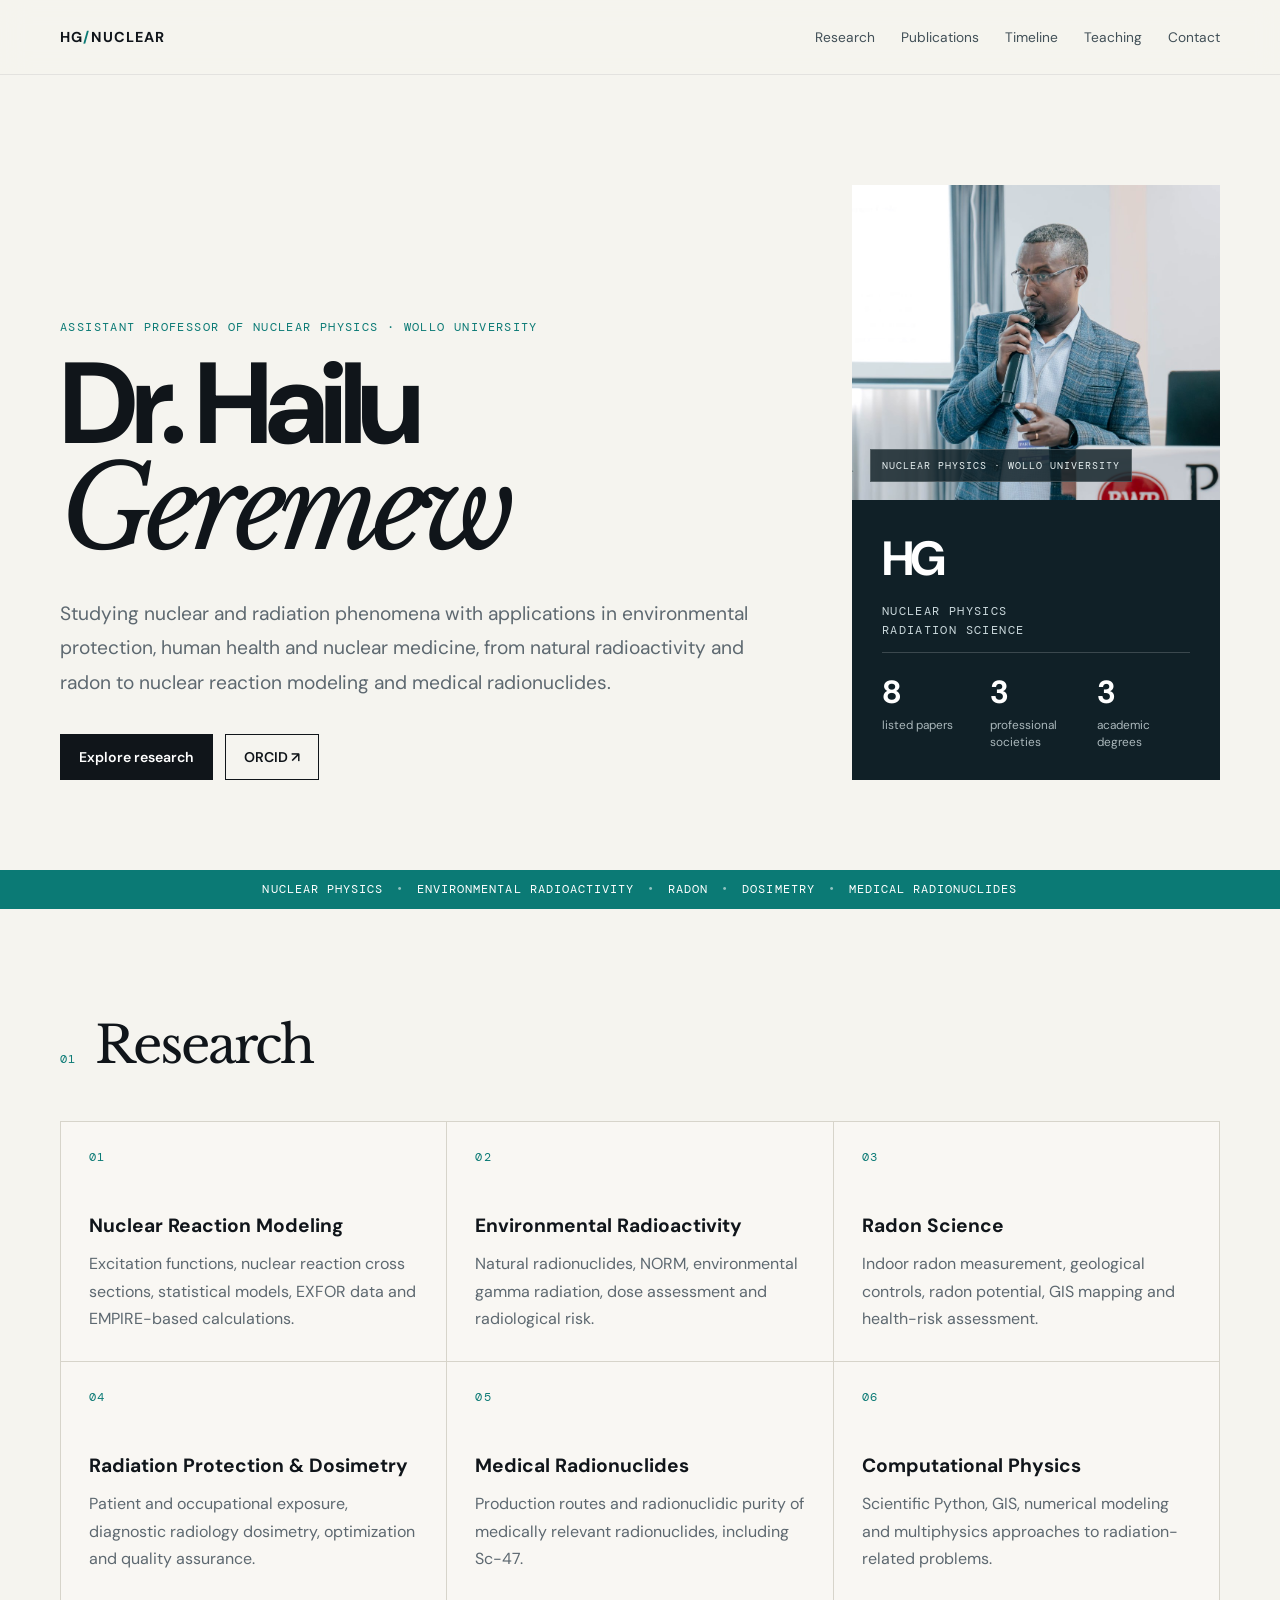
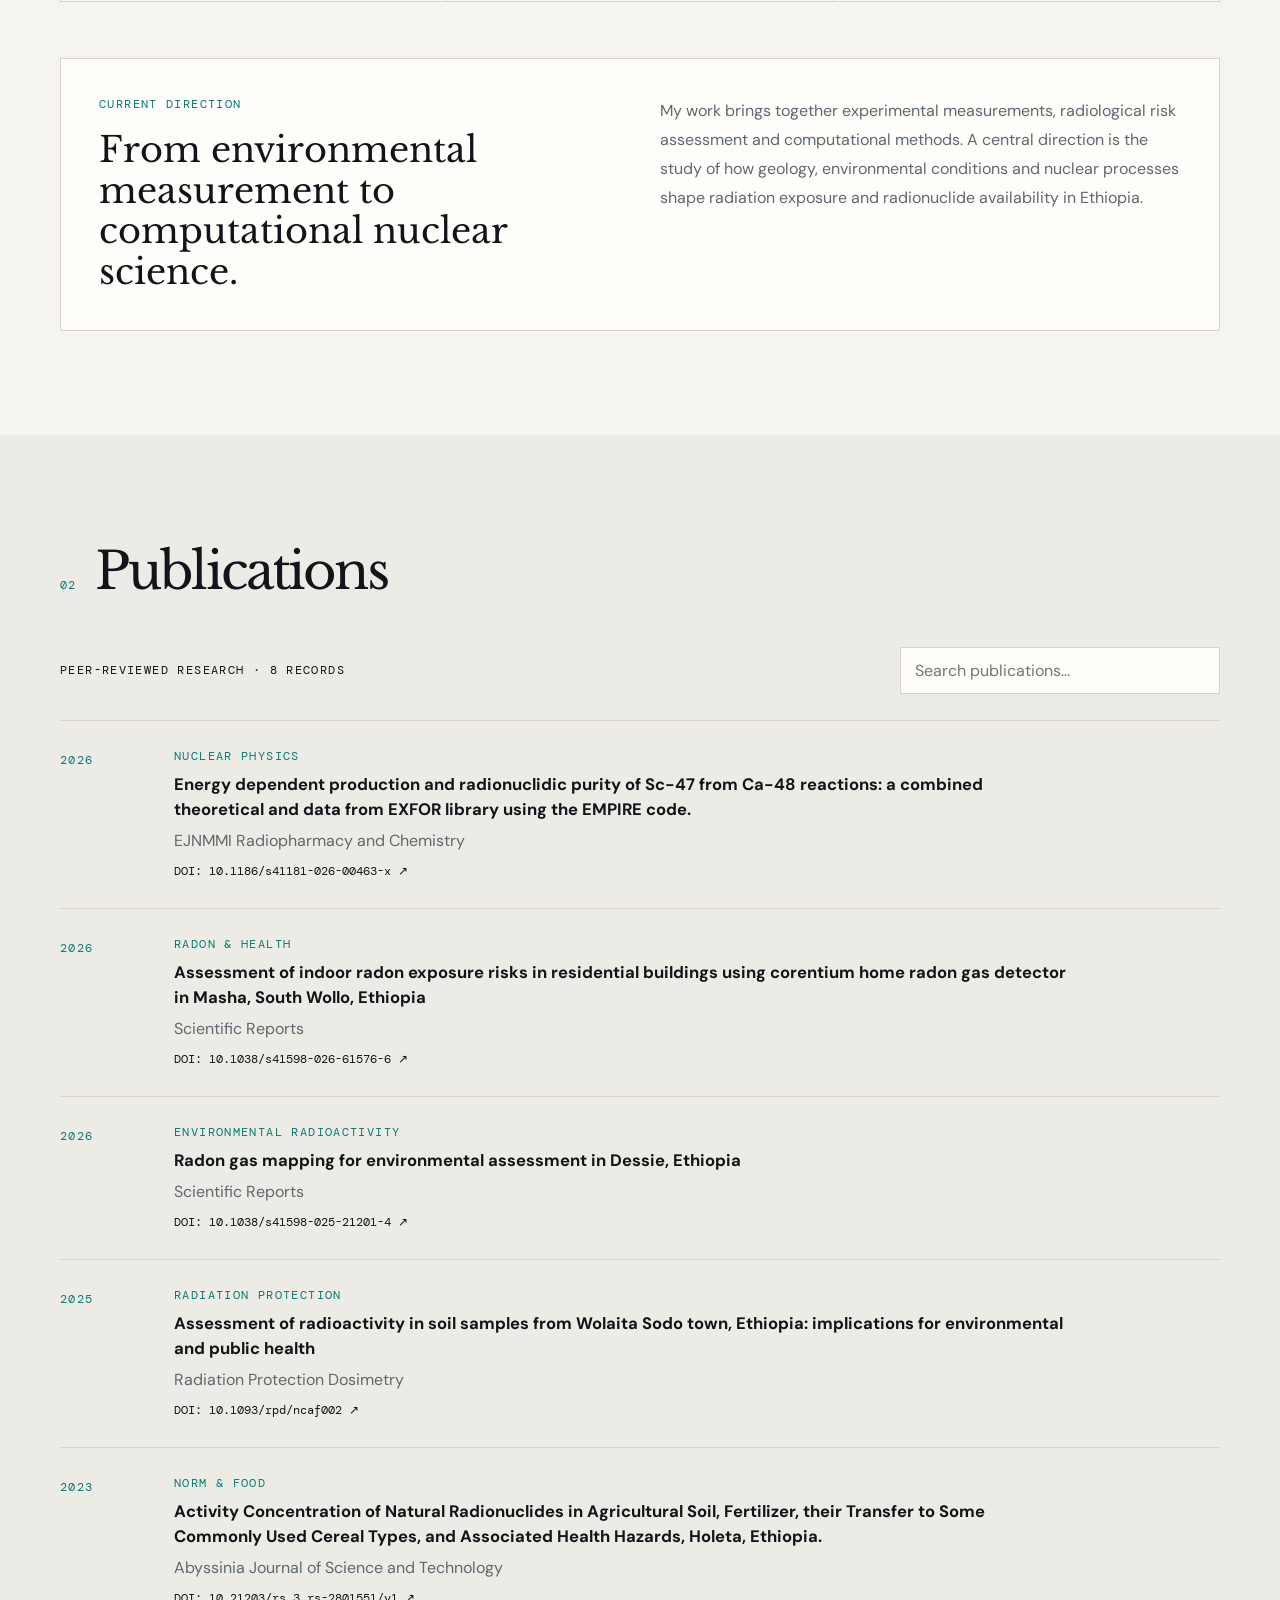
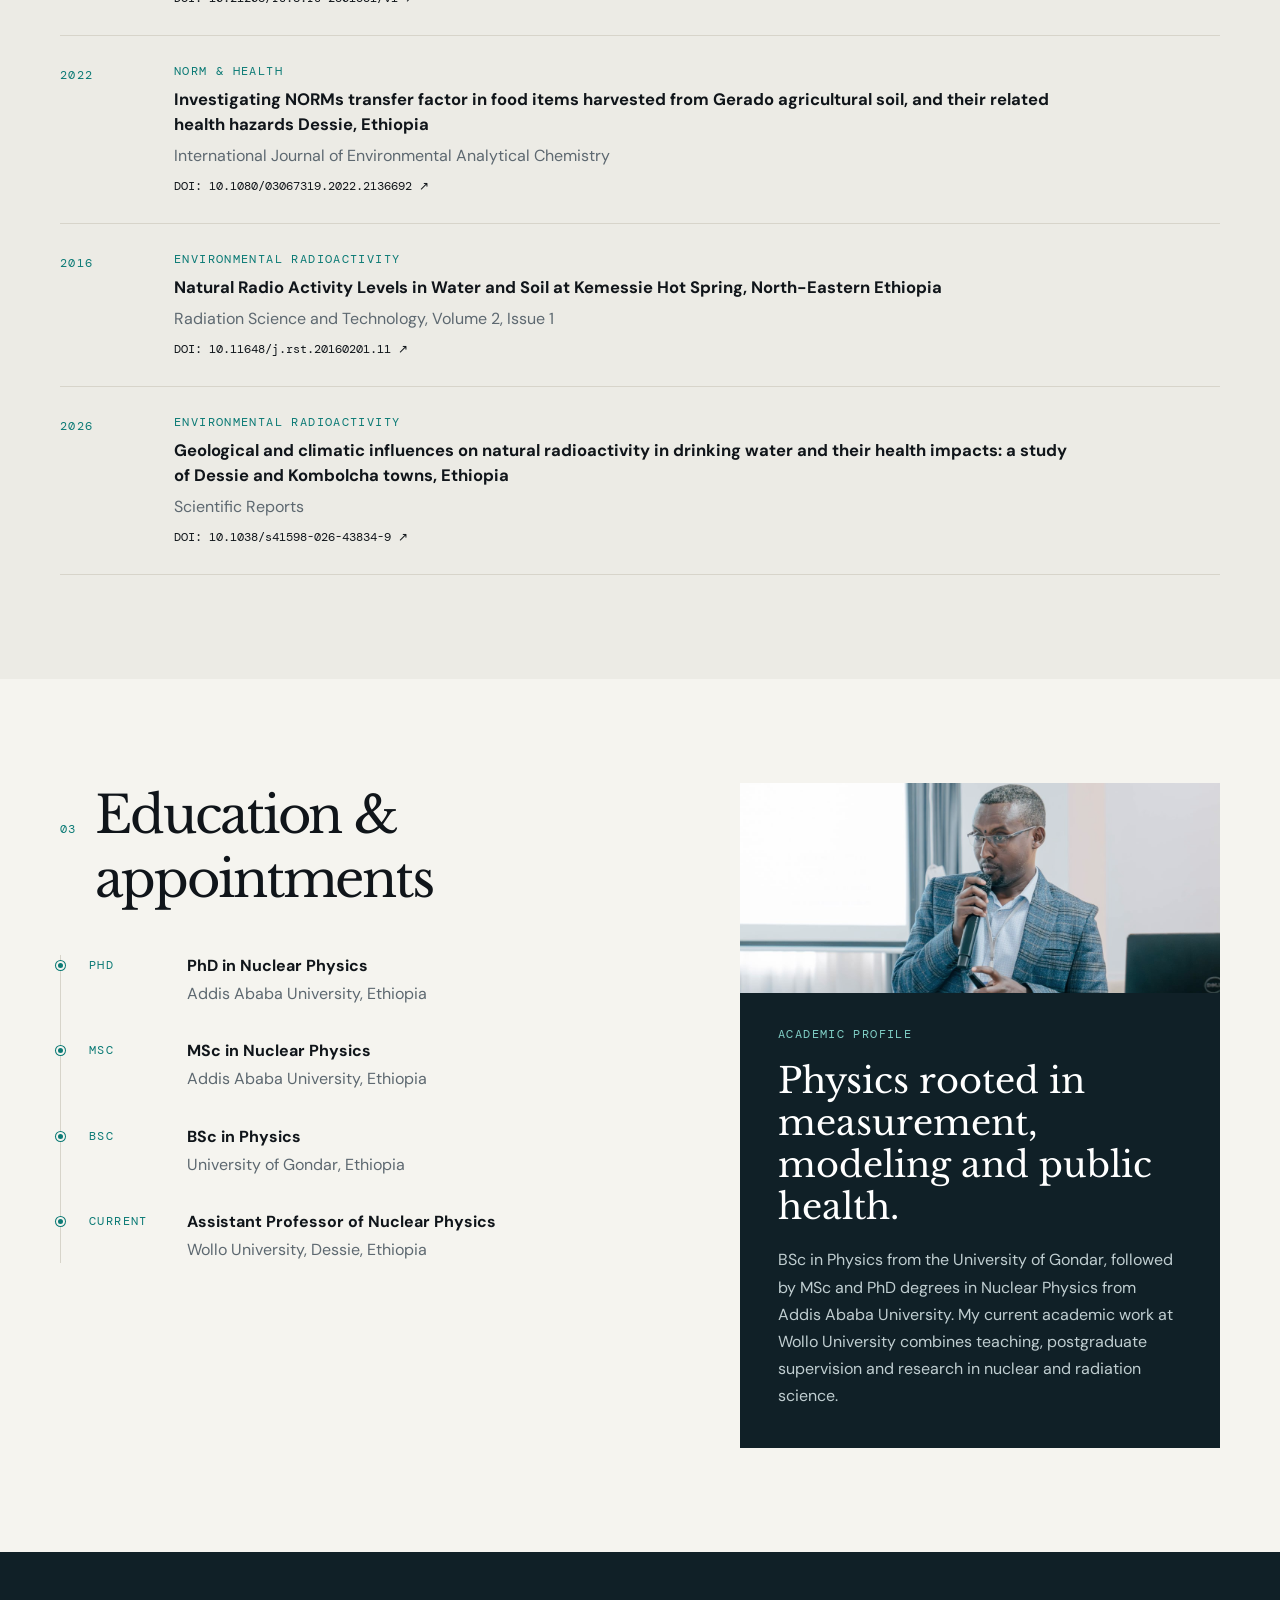
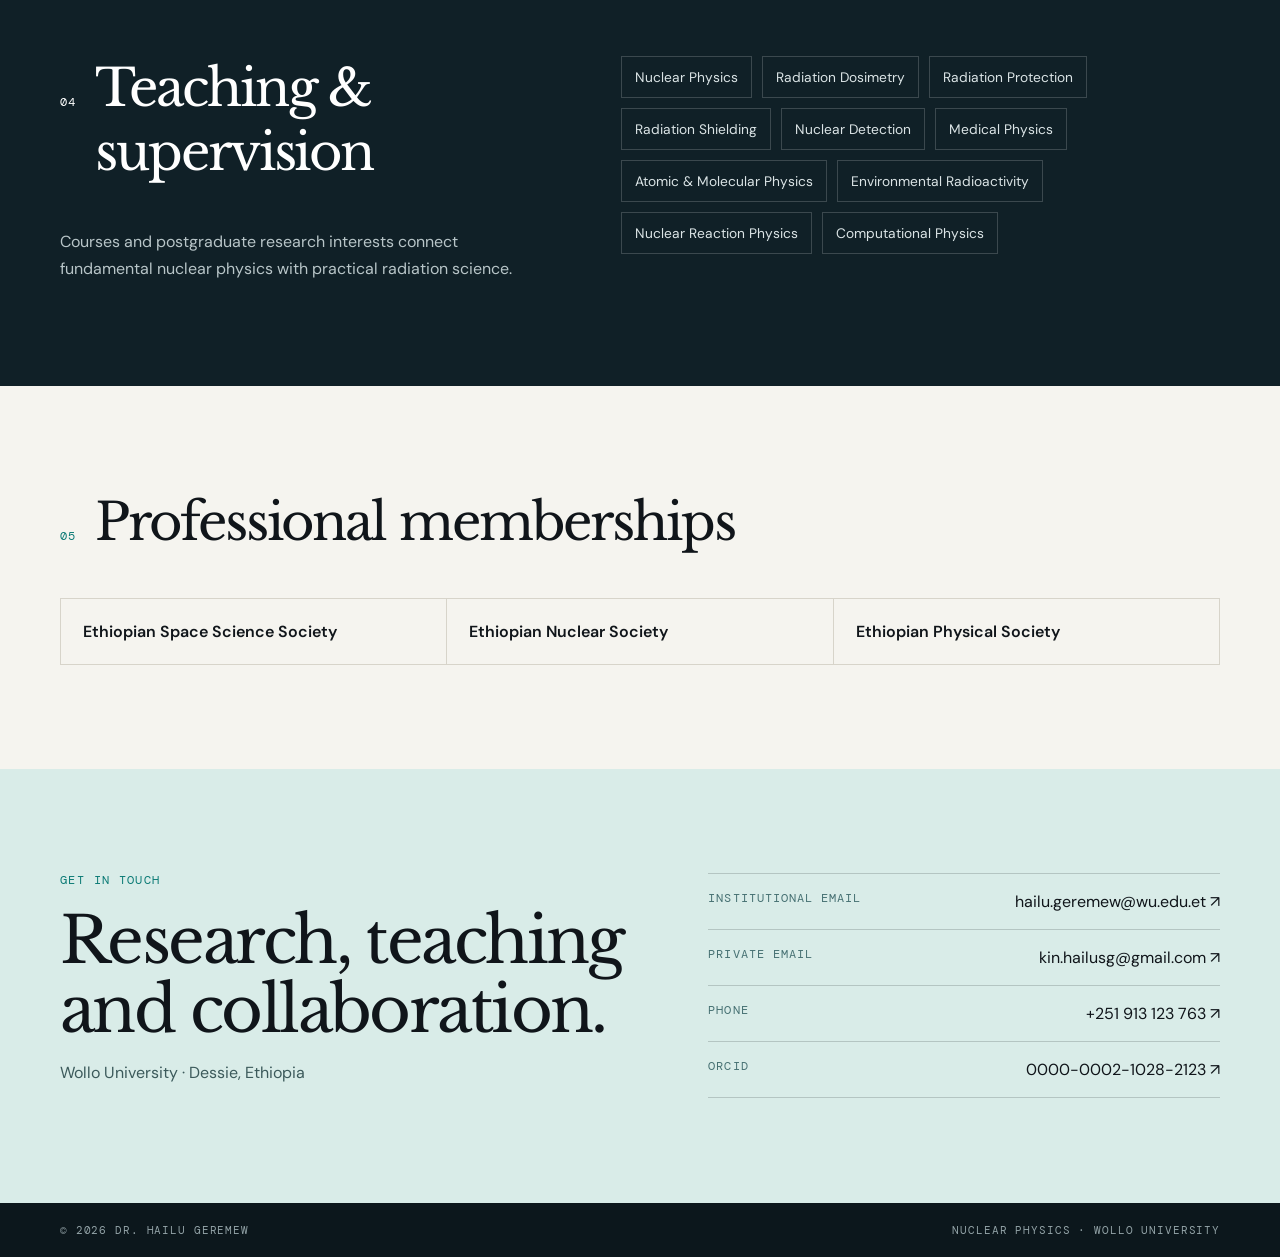
<file: index.html>
<!DOCTYPE html><html lang="en"><head><meta charSet="utf-8"/><meta name="viewport" content="width=device-width, initial-scale=1"/><link rel="preload" as="image" href="/hailu-geremew.jpg"/><link rel="stylesheet" href="/_next/static/css/4c5ac6c0e22b7a6c.css" data-precedence="next"/><link rel="preload" as="script" fetchPriority="low" href="/_next/static/chunks/webpack-c8441f2d519541e3.js"/><script src="/_next/static/chunks/fd9d1056-3eee857bde8f3b06.js" async=""></script><script src="/_next/static/chunks/117-e1ae45c330e4c800.js" async=""></script><script src="/_next/static/chunks/main-app-72e5d0e73fcd30fe.js" async=""></script><script src="/_next/static/chunks/app/page-b99ead20df25a61c.js" async=""></script><title>Dr. Hailu Geremew | Nuclear Physics &amp; Radiation Science</title><meta name="description" content="Academic portfolio of Dr. Hailu Geremew, Assistant Professor of Nuclear Physics at Wollo University, Ethiopia."/><meta property="og:title" content="Dr. Hailu Geremew | Nuclear Physics &amp; Radiation Science"/><meta property="og:description" content="Research in nuclear physics, environmental radioactivity, radon science, radiation protection and medical radionuclides."/><meta property="og:type" content="website"/><meta name="twitter:card" content="summary"/><meta name="twitter:title" content="Dr. Hailu Geremew | Nuclear Physics &amp; Radiation Science"/><meta name="twitter:description" content="Research in nuclear physics, environmental radioactivity, radon science, radiation protection and medical radionuclides."/><script src="/_next/static/chunks/polyfills-42372ed130431b0a.js" noModule=""></script></head><body><main><header class="site-header"><div class="container nav-wrap"><a class="brand" href="#top">HG<span>/</span>NUCLEAR</a><nav><a href="#research">Research</a><a href="#publications">Publications</a><a href="#timeline">Timeline</a><a href="#teaching">Teaching</a><a href="#contact">Contact</a></nav></div></header><section id="top" class="hero section-pad"><div class="container hero-grid"><div><div class="eyebrow">Assistant Professor of Nuclear Physics · Wollo University</div><h1>Dr. Hailu<br/><em>Geremew</em></h1><p class="hero-copy">Studying nuclear and radiation phenomena with applications in environmental protection, human health and nuclear medicine, from natural radioactivity and radon to nuclear reaction modeling and medical radionuclides.</p><div class="hero-actions"><a class="btn btn-primary" href="#research">Explore research</a><a class="btn btn-ghost" href="https://orcid.org/0000-0002-1028-2123" target="_blank" rel="noreferrer">ORCID ↗</a></div></div><aside class="hero-panel hero-photo-panel"><div class="hero-photo-wrap"><img src="/hailu-geremew.jpg" alt="Dr. Hailu Geremew speaking at an academic event" class="hero-photo"/><div class="photo-badge">NUCLEAR PHYSICS · WOLLO UNIVERSITY</div></div><div class="hero-panel-copy"><div class="monogram">HG</div><p>NUCLEAR PHYSICS<br/>RADIATION SCIENCE</p><div class="rule"></div><div class="stats"><div><strong>8</strong><span>listed papers</span></div><div><strong>3</strong><span>professional societies</span></div><div><strong>3</strong><span>academic degrees</span></div></div></div></aside></div></section><section class="ticker"><div class="container ticker-inner">NUCLEAR PHYSICS <span>•</span> ENVIRONMENTAL RADIOACTIVITY <span>•</span> RADON <span>•</span> DOSIMETRY <span>•</span> MEDICAL RADIONUCLIDES</div></section><section id="research" class="section-pad"><div class="container"><div class="section-heading"><span>01</span><h2>Research</h2></div><div class="focus-grid"><article class="focus-card"><div class="card-no">01</div><h3>Nuclear Reaction Modeling</h3><p>Excitation functions, nuclear reaction cross sections, statistical models, EXFOR data and EMPIRE-based calculations.</p></article><article class="focus-card"><div class="card-no">02</div><h3>Environmental Radioactivity</h3><p>Natural radionuclides, NORM, environmental gamma radiation, dose assessment and radiological risk.</p></article><article class="focus-card"><div class="card-no">03</div><h3>Radon Science</h3><p>Indoor radon measurement, geological controls, radon potential, GIS mapping and health-risk assessment.</p></article><article class="focus-card"><div class="card-no">04</div><h3>Radiation Protection &amp; Dosimetry</h3><p>Patient and occupational exposure, diagnostic radiology dosimetry, optimization and quality assurance.</p></article><article class="focus-card"><div class="card-no">05</div><h3>Medical Radionuclides</h3><p>Production routes and radionuclidic purity of medically relevant radionuclides, including Sc-47.</p></article><article class="focus-card"><div class="card-no">06</div><h3>Computational Physics</h3><p>Scientific Python, GIS, numerical modeling and multiphysics approaches to radiation-related problems.</p></article></div><div class="research-statement"><div><div class="eyebrow">Current direction</div><h3>From environmental measurement to computational nuclear science.</h3></div><p>My work brings together experimental measurements, radiological risk assessment and computational methods. A central direction is the study of how geology, environmental conditions and nuclear processes shape radiation exposure and radionuclide availability in Ethiopia.</p></div></div></section><section id="publications" class="section-pad section-muted"><div class="container"><div class="section-heading"><span>02</span><h2>Publications</h2></div><div class="publication-toolbar"><div class="publication-count">Peer-reviewed research · <!-- -->8<!-- --> records</div><input aria-label="Search publications" placeholder="Search publications..." value=""/></div><div class="publication-list"><article class="publication"><div class="pub-year">2026</div><div><div class="tag">Nuclear Physics</div><h3>Energy dependent production and radionuclidic purity of Sc-47 from Ca-48 reactions: a combined theoretical and data from EXFOR library using the EMPIRE code.</h3><p>EJNMMI Radiopharmacy and Chemistry</p><a href="https://doi.org/10.1186/s41181-026-00463-x" target="_blank" rel="noreferrer">DOI: <!-- -->10.1186/s41181-026-00463-x<!-- --> ↗</a></div></article><article class="publication"><div class="pub-year">2026</div><div><div class="tag">Radon &amp; Health</div><h3>Assessment of indoor radon exposure risks in residential buildings using corentium home radon gas detector in Masha, South Wollo, Ethiopia</h3><p>Scientific Reports</p><a href="https://doi.org/10.1038/s41598-026-61576-6" target="_blank" rel="noreferrer">DOI: <!-- -->10.1038/s41598-026-61576-6<!-- --> ↗</a></div></article><article class="publication"><div class="pub-year">2026</div><div><div class="tag">Environmental Radioactivity</div><h3>Radon gas mapping for environmental assessment in Dessie, Ethiopia</h3><p>Scientific Reports</p><a href="https://doi.org/10.1038/s41598-025-21201-4" target="_blank" rel="noreferrer">DOI: <!-- -->10.1038/s41598-025-21201-4<!-- --> ↗</a></div></article><article class="publication"><div class="pub-year">2025</div><div><div class="tag">Radiation Protection</div><h3>Assessment of radioactivity in soil samples from Wolaita Sodo town, Ethiopia: implications for environmental and public health</h3><p>Radiation Protection Dosimetry</p><a href="https://doi.org/10.1093/rpd/ncaf002" target="_blank" rel="noreferrer">DOI: <!-- -->10.1093/rpd/ncaf002<!-- --> ↗</a></div></article><article class="publication"><div class="pub-year">2023</div><div><div class="tag">NORM &amp; Food</div><h3>Activity Concentration of Natural Radionuclides in Agricultural Soil, Fertilizer, their Transfer to Some Commonly Used Cereal Types, and Associated Health Hazards, Holeta, Ethiopia.</h3><p>Abyssinia Journal of Science and Technology</p><a href="https://doi.org/10.21203/rs.3.rs-2801551/v1" target="_blank" rel="noreferrer">DOI: <!-- -->10.21203/rs.3.rs-2801551/v1<!-- --> ↗</a></div></article><article class="publication"><div class="pub-year">2022</div><div><div class="tag">NORM &amp; Health</div><h3>Investigating NORMs transfer factor in food items harvested from Gerado agricultural soil, and their related health hazards Dessie, Ethiopia</h3><p>International Journal of Environmental Analytical Chemistry</p><a href="https://doi.org/10.1080/03067319.2022.2136692" target="_blank" rel="noreferrer">DOI: <!-- -->10.1080/03067319.2022.2136692<!-- --> ↗</a></div></article><article class="publication"><div class="pub-year">2016</div><div><div class="tag">Environmental Radioactivity</div><h3>Natural Radio Activity Levels in Water and Soil at Kemessie Hot Spring, North-Eastern Ethiopia</h3><p>Radiation Science and Technology, Volume 2, Issue 1</p><a href="https://doi.org/10.11648/j.rst.20160201.11" target="_blank" rel="noreferrer">DOI: <!-- -->10.11648/j.rst.20160201.11<!-- --> ↗</a></div></article><article class="publication"><div class="pub-year">2026</div><div><div class="tag">Environmental Radioactivity</div><h3>Geological and climatic influences on natural radioactivity in drinking water and their health impacts: a study of Dessie and Kombolcha towns, Ethiopia</h3><p>Scientific Reports</p><a href="https://doi.org/10.1038/s41598-026-43834-9" target="_blank" rel="noreferrer">DOI: <!-- -->10.1038/s41598-026-43834-9<!-- --> ↗</a></div></article></div></div></section><section id="timeline" class="section-pad"><div class="container two-col"><div><div class="section-heading"><span>03</span><h2>Education &amp; appointments</h2></div><div class="timeline"><div class="timeline-item"><div class="timeline-dot"></div><div class="timeline-date">PhD</div><div><h3>PhD in Nuclear Physics</h3><p>Addis Ababa University, Ethiopia</p></div></div><div class="timeline-item"><div class="timeline-dot"></div><div class="timeline-date">MSc</div><div><h3>MSc in Nuclear Physics</h3><p>Addis Ababa University, Ethiopia</p></div></div><div class="timeline-item"><div class="timeline-dot"></div><div class="timeline-date">BSc</div><div><h3>BSc in Physics</h3><p>University of Gondar, Ethiopia</p></div></div><div class="timeline-item"><div class="timeline-dot"></div><div class="timeline-date">Current</div><div><h3>Assistant Professor of Nuclear Physics</h3><p>Wollo University, Dessie, Ethiopia</p></div></div></div></div><div class="profile-card"><div class="profile-card-photo"><img src="/hailu-geremew.jpg" alt="Dr. Hailu Geremew"/></div><div class="profile-card-content"><div class="eyebrow">Academic profile</div><h3>Physics rooted in measurement, modeling and public health.</h3><p>BSc in Physics from the University of Gondar, followed by MSc and PhD degrees in Nuclear Physics from Addis Ababa University. My current academic work at Wollo University combines teaching, postgraduate supervision and research in nuclear and radiation science.</p></div></div></div></section><section id="teaching" class="section-pad section-dark"><div class="container teaching-grid"><div><div class="section-heading light"><span>04</span><h2>Teaching &amp; supervision</h2></div><p class="dark-copy">Courses and postgraduate research interests connect fundamental nuclear physics with practical radiation science.</p></div><div class="tag-cloud"><span>Nuclear Physics</span><span>Radiation Dosimetry</span><span>Radiation Protection</span><span>Radiation Shielding</span><span>Nuclear Detection</span><span>Medical Physics</span><span>Atomic &amp; Molecular Physics</span><span>Environmental Radioactivity</span><span>Nuclear Reaction Physics</span><span>Computational Physics</span></div></div></section><section class="section-pad"><div class="container memberships"><div class="section-heading"><span>05</span><h2>Professional memberships</h2></div><div class="membership-grid"><div>Ethiopian Space Science Society</div><div>Ethiopian Nuclear Society</div><div>Ethiopian Physical Society</div></div></div></section><section id="contact" class="contact section-pad"><div class="container contact-grid"><div><div class="eyebrow">Get in touch</div><h2>Research, teaching and collaboration.</h2><p>Wollo University · Dessie, Ethiopia</p></div><div class="contact-links"><a href="mailto:hailu.geremew@wu.edu.et"><span>Institutional email</span>hailu.geremew@wu.edu.et ↗</a><a href="mailto:kin.hailusg@gmail.com"><span>Private email</span>kin.hailusg@gmail.com ↗</a><a href="tel:+251913123763"><span>Phone</span>+251 913 123 763 ↗</a><a href="https://orcid.org/0000-0002-1028-2123" target="_blank" rel="noreferrer"><span>ORCID</span>0000-0002-1028-2123 ↗</a></div></div></section><footer><div class="container footer-inner"><span>© 2026 Dr. Hailu Geremew</span><span>Nuclear Physics · Wollo University</span></div></footer></main><script src="/_next/static/chunks/webpack-c8441f2d519541e3.js" async=""></script><script>(self.__next_f=self.__next_f||[]).push([0]);self.__next_f.push([2,null])</script><script>self.__next_f.push([1,"1:HL[\"/_next/static/css/4c5ac6c0e22b7a6c.css\",\"style\"]\n"])</script><script>self.__next_f.push([1,"2:I[2846,[],\"\"]\n4:I[9107,[],\"ClientPageRoot\"]\n5:I[7340,[\"931\",\"static/chunks/app/page-b99ead20df25a61c.js\"],\"default\",1]\n6:I[4707,[],\"\"]\n7:I[6423,[],\"\"]\n9:I[1060,[],\"\"]\na:[]\n0:[\"$\",\"$L2\",null,{\"buildId\":\"o_YB-Duv2fZOUqMoPHIOv\",\"assetPrefix\":\"\",\"urlParts\":[\"\",\"\"],\"initialTree\":[\"\",{\"children\":[\"__PAGE__\",{}]},\"$undefined\",\"$undefined\",true],\"initialSeedData\":[\"\",{\"children\":[\"__PAGE__\",{},[[\"$L3\",[\"$\",\"$L4\",null,{\"props\":{\"params\":{},\"searchParams\":{}},\"Component\":\"$5\"}],null],null],null]},[[[[\"$\",\"link\",\"0\",{\"rel\":\"stylesheet\",\"href\":\"/_next/static/css/4c5ac6c0e22b7a6c.css\",\"precedence\":\"next\",\"crossOrigin\":\"$undefined\"}]],[\"$\",\"html\",null,{\"lang\":\"en\",\"children\":[\"$\",\"body\",null,{\"children\":[\"$\",\"$L6\",null,{\"parallelRouterKey\":\"children\",\"segmentPath\":[\"children\"],\"error\":\"$undefined\",\"errorStyles\":\"$undefined\",\"errorScripts\":\"$undefined\",\"template\":[\"$\",\"$L7\",null,{}],\"templateStyles\":\"$undefined\",\"templateScripts\":\"$undefined\",\"notFound\":[[\"$\",\"title\",null,{\"children\":\"404: This page could not be found.\"}],[\"$\",\"div\",null,{\"style\":{\"fontFamily\":\"system-ui,\\\"Segoe UI\\\",Roboto,Helvetica,Arial,sans-serif,\\\"Apple Color Emoji\\\",\\\"Segoe UI Emoji\\\"\",\"height\":\"100vh\",\"textAlign\":\"center\",\"display\":\"flex\",\"flexDirection\":\"column\",\"alignItems\":\"center\",\"justifyContent\":\"center\"},\"children\":[\"$\",\"div\",null,{\"children\":[[\"$\",\"style\",null,{\"dangerouslySetInnerHTML\":{\"__html\":\"body{color:#000;background:#fff;margin:0}.next-error-h1{border-right:1px solid rgba(0,0,0,.3)}@media (prefers-color-scheme:dark){body{color:#fff;background:#000}.next-error-h1{border-right:1px solid rgba(255,255,255,.3)}}\"}}],[\"$\",\"h1\",null,{\"className\":\"next-error-h1\",\"style\":{\"display\":\"inline-block\",\"margin\":\"0 20px 0 0\",\"padding\":\"0 23px 0 0\",\"fontSize\":24,\"fontWeight\":500,\"verticalAlign\":\"top\",\"lineHeight\":\"49px\"},\"children\":\"404\"}],[\"$\",\"div\",null,{\"style\":{\"display\":\"inline-block\"},\"children\":[\"$\",\"h2\",null,{\"style\":{\"fontSize\":14,\"fontWeight\":400,\"lineHeight\":\"49px\",\"margin\":0},\"children\":\"This page could not be found.\"}]}]]}]}]],\"notFoundStyl"])</script><script>self.__next_f.push([1,"es\":[]}]}]}]],null],null],\"couldBeIntercepted\":false,\"initialHead\":[null,\"$L8\"],\"globalErrorComponent\":\"$9\",\"missingSlots\":\"$Wa\"}]\n"])</script><script>self.__next_f.push([1,"8:[[\"$\",\"meta\",\"0\",{\"name\":\"viewport\",\"content\":\"width=device-width, initial-scale=1\"}],[\"$\",\"meta\",\"1\",{\"charSet\":\"utf-8\"}],[\"$\",\"title\",\"2\",{\"children\":\"Dr. Hailu Geremew | Nuclear Physics \u0026 Radiation Science\"}],[\"$\",\"meta\",\"3\",{\"name\":\"description\",\"content\":\"Academic portfolio of Dr. Hailu Geremew, Assistant Professor of Nuclear Physics at Wollo University, Ethiopia.\"}],[\"$\",\"meta\",\"4\",{\"property\":\"og:title\",\"content\":\"Dr. Hailu Geremew | Nuclear Physics \u0026 Radiation Science\"}],[\"$\",\"meta\",\"5\",{\"property\":\"og:description\",\"content\":\"Research in nuclear physics, environmental radioactivity, radon science, radiation protection and medical radionuclides.\"}],[\"$\",\"meta\",\"6\",{\"property\":\"og:type\",\"content\":\"website\"}],[\"$\",\"meta\",\"7\",{\"name\":\"twitter:card\",\"content\":\"summary\"}],[\"$\",\"meta\",\"8\",{\"name\":\"twitter:title\",\"content\":\"Dr. Hailu Geremew | Nuclear Physics \u0026 Radiation Science\"}],[\"$\",\"meta\",\"9\",{\"name\":\"twitter:description\",\"content\":\"Research in nuclear physics, environmental radioactivity, radon science, radiation protection and medical radionuclides.\"}]]\n3:null\n"])</script></body></html>
</file>
<file: _next/static/css/4c5ac6c0e22b7a6c.css>
@import url("https://fonts.googleapis.com/css2?family=DM+Mono:wght@400;500&family=DM+Sans:wght@400;500;600;700&family=Libre+Baskerville:ital@0;1&display=swap");:root{--ink:#10151a;--muted:#5d6870;--paper:#f5f4ef;--card:#fffdfa;--line:#d7d4ca;--accent:#0b7a75;--mono:"DM Mono",monospace;--accent2:#dbeeea;--dark:#102027}*{box-sizing:border-box}html{scroll-behavior:smooth}body{margin:0;background:var(--paper);color:var(--ink);font-family:DM Sans,Arial,sans-serif}a{color:inherit;text-decoration:none}.container{width:min(1160px,calc(100% - 44px));margin:0 auto}.site-header{position:-webkit-sticky;position:sticky;top:0;z-index:20;background:hsla(50,23%,95%,.94);-webkit-backdrop-filter:blur(14px);backdrop-filter:blur(14px);border-bottom:1px solid rgba(16,21,26,.08)}.nav-wrap{display:flex;align-items:center;justify-content:space-between;min-height:74px}.brand{font-weight:700;letter-spacing:.08em;font-size:.9rem}.brand span{color:var(--accent)}nav{display:flex;gap:26px;font-size:.86rem}nav a{color:#425057}nav a:hover{color:var(--accent)}.section-pad{padding:104px 0}.hero{padding:110px 0 90px}.hero-grid{display:grid;grid-template-columns:1.45fr .75fr;grid-gap:80px;gap:80px;align-items:end}.card-no,.eyebrow,.pub-year,.publication-count,.tag,.timeline-date{font-family:DM Mono,monospace;text-transform:uppercase;letter-spacing:.12em;font-size:.72rem}.eyebrow{color:var(--accent);margin-bottom:18px}.hero h1{font-size:clamp(4.2rem,9vw,8.4rem);line-height:.9;letter-spacing:-.065em;margin:0}.hero h1 em{font-family:Libre Baskerville,serif;font-weight:400;font-style:italic}.hero-copy{max-width:720px;font-size:1.2rem;line-height:1.8;color:var(--muted);margin:34px 0}.hero-actions{display:flex;gap:12px}.btn{display:inline-flex;align-items:center;justify-content:center;padding:13px 18px;border:1px solid var(--ink);font-weight:600;font-size:.88rem}.btn-primary{background:var(--ink);color:#fff}.btn-ghost{background:transparent}.hero-panel{background:var(--dark);color:#fff;min-height:520px;display:flex;flex-direction:column;justify-content:space-between;overflow:hidden}.hero-photo-panel{padding:0}.hero-photo-wrap{position:relative;height:315px;overflow:hidden;background:#203038}.hero-photo{width:100%;height:100%;display:block;object-fit:cover;object-position:62% 34%;filter:saturate(.92) contrast(1.02)}.photo-badge{position:absolute;left:18px;bottom:18px;padding:9px 11px;background:rgba(16,32,39,.82);border:1px solid hsla(0,0%,100%,.18);font-family:var(--mono);font-size:.62rem;letter-spacing:.1em;color:#e7f0f1}.hero-panel-copy{padding:27px 30px 30px}.hero-panel-copy .monogram{font-size:3rem}.hero-panel-copy .stats{margin-top:18px}.monogram{font-size:4rem;font-weight:700;letter-spacing:-.08em}.hero-panel p{font-family:DM Mono;font-size:.72rem;letter-spacing:.12em;line-height:1.7;color:#cad8dc}.rule{height:1px;background:hsla(0,0%,100%,.18)}.stats{display:grid;grid-template-columns:repeat(3,1fr);grid-gap:15px;gap:15px}.stats strong{font-size:2rem;display:block}.stats span{font-size:.74rem;color:#aab7bb;display:block;line-height:1.4;margin-top:4px}.ticker{background:var(--accent);color:#fff}.ticker-inner{padding:12px 0;font-family:DM Mono;font-size:.72rem;letter-spacing:.09em;display:flex;justify-content:center;gap:13px;flex-wrap:wrap}.ticker span{opacity:.55}.section-heading{display:flex;align-items:baseline;gap:18px;margin-bottom:44px}.section-heading span{font-family:DM Mono;font-size:.74rem;color:var(--accent);letter-spacing:.12em}.section-heading h2{font-family:Libre Baskerville,serif;font-size:clamp(2rem,4vw,3.6rem);font-weight:400;letter-spacing:-.04em;margin:0}.focus-grid{display:grid;grid-template-columns:repeat(3,1fr);border-top:1px solid var(--line);border-left:1px solid var(--line)}.focus-card{padding:28px;border-right:1px solid var(--line);border-bottom:1px solid var(--line);min-height:240px;background:rgba(255,253,250,.35)}.card-no{color:var(--accent);margin-bottom:48px}.focus-card h3{font-size:1.2rem;margin:0 0 12px}.dark-copy,.focus-card p,.profile-card p{line-height:1.7;color:var(--muted);margin:0}.research-statement{margin-top:56px;padding:38px;border:1px solid var(--line);display:grid;grid-template-columns:1fr 1fr;grid-gap:40px;gap:40px;background:var(--card)}.research-statement h3{font-family:Libre Baskerville,serif;font-size:2.2rem;line-height:1.15;font-weight:400;margin:0}.research-statement p{color:var(--muted);line-height:1.8;margin:0}.section-muted{background:#ecebe5}.publication-toolbar{display:flex;justify-content:space-between;align-items:center;gap:20px;margin-bottom:26px}.publication-toolbar input{border:1px solid var(--line);background:var(--card);padding:12px 14px;width:min(320px,100%);font:inherit}.publication-list{border-top:1px solid var(--line)}.publication{display:grid;grid-template-columns:90px 1fr;grid-gap:24px;gap:24px;padding:28px 0;border-bottom:1px solid var(--line)}.pub-year{color:var(--accent);padding-top:4px}.publication .tag{color:var(--accent);margin-bottom:8px}.publication h3{font-size:1.04rem;line-height:1.5;margin:0 0 8px;max-width:900px}.publication p{margin:0 0 8px;color:var(--muted)}.publication a{font-family:DM Mono;font-size:.72rem;color:var(--ink);word-break:break-word}.empty{padding:35px 0;color:var(--muted)}.two-col{display:grid;grid-template-columns:1fr .8fr;grid-gap:80px;gap:80px}.timeline{position:relative;border-left:1px solid var(--line);padding-left:28px}.timeline-item{position:relative;display:grid;grid-template-columns:82px 1fr;grid-gap:16px;gap:16px;padding:0 0 34px}.timeline-item:last-child{padding-bottom:0}.timeline-dot{position:absolute;width:9px;height:9px;border:2px solid var(--paper);background:var(--accent);border-radius:50%;left:-33px;top:6px;box-shadow:0 0 0 1px var(--accent)}.timeline-date{color:var(--accent);padding-top:3px}.timeline-item h3{font-size:1rem;margin:0 0 5px}.timeline-item p{color:var(--muted);margin:0;line-height:1.6}.profile-card{background:var(--dark);color:#fff;padding:0;overflow:hidden}.profile-card-photo{height:210px;overflow:hidden;background:#203038}.profile-card-photo img{width:100%;height:100%;display:block;object-fit:cover;object-position:62% 34%;filter:saturate(.9)}.profile-card-content{padding:34px 38px 38px}.profile-card .eyebrow{color:#80cfc6}.profile-card-content h3{font-family:Libre Baskerville,serif;font-size:2.2rem;line-height:1.2;font-weight:400;margin:10px 0 18px}.profile-card-content p{color:#c0ced1}.section-dark{background:var(--dark);color:#fff}.section-heading.light h2,.section-heading.light span{color:#fff}.teaching-grid{display:grid;grid-template-columns:.9fr 1.1fr;grid-gap:70px;gap:70px;align-items:start}.dark-copy{color:#b8c5c8;max-width:600px}.tag-cloud{display:flex;gap:10px;flex-wrap:wrap}.tag-cloud span{border:1px solid hsla(0,0%,100%,.18);padding:11px 13px;color:#dbe4e6;font-size:.86rem}.membership-grid{display:grid;grid-template-columns:repeat(3,1fr);border-top:1px solid var(--line);border-left:1px solid var(--line)}.membership-grid div{padding:22px;border-right:1px solid var(--line);border-bottom:1px solid var(--line);font-weight:600}.contact{background:#d9ece8}.contact-grid{display:grid;grid-template-columns:1fr .9fr;grid-gap:80px;gap:80px}.contact h2{font-family:Libre Baskerville,serif;font-size:clamp(2.3rem,5vw,4.8rem);font-weight:400;line-height:1.08;letter-spacing:-.04em;margin:10px 0 18px}.contact p{color:#3c5a5b}.contact-links{display:flex;flex-direction:column}.contact-links a{padding:17px 0;border-top:1px solid rgba(16,21,26,.18);display:flex;justify-content:space-between;gap:22px}.contact-links span{color:#477173;font-family:DM Mono;font-size:.72rem;text-transform:uppercase;letter-spacing:.09em}.contact-links a:last-child{border-bottom:1px solid rgba(16,21,26,.18)}footer{background:#0c171c;color:#93a3a7}.footer-inner{display:flex;justify-content:space-between;padding:20px 0;font-family:DM Mono;font-size:.68rem;letter-spacing:.08em;text-transform:uppercase}@media (max-width:900px){nav{display:none}.contact-grid,.hero-grid,.teaching-grid,.two-col{grid-template-columns:1fr}.hero-grid{gap:44px}.hero-panel{min-height:430px}.hero-photo-wrap{height:300px}.focus-grid{grid-template-columns:1fr 1fr}.membership-grid,.publication,.research-statement{grid-template-columns:1fr}.footer-inner{flex-direction:column;gap:7px}.section-pad{padding:80px 0}}@media (max-width:600px){.container{width:min(100% - 28px,1160px)}.hero-photo-wrap{height:250px}.hero-panel-copy{padding:22px}.photo-badge{font-size:.56rem;left:12px;bottom:12px}.hero{padding-top:80px}.hero h1{font-size:4.3rem}.focus-grid{grid-template-columns:1fr}.publication-toolbar{align-items:stretch;flex-direction:column}.stats{gap:10px}.profile-card h3,.research-statement h3{font-size:1.8rem}.contact h2{font-size:3rem}}
</file>
